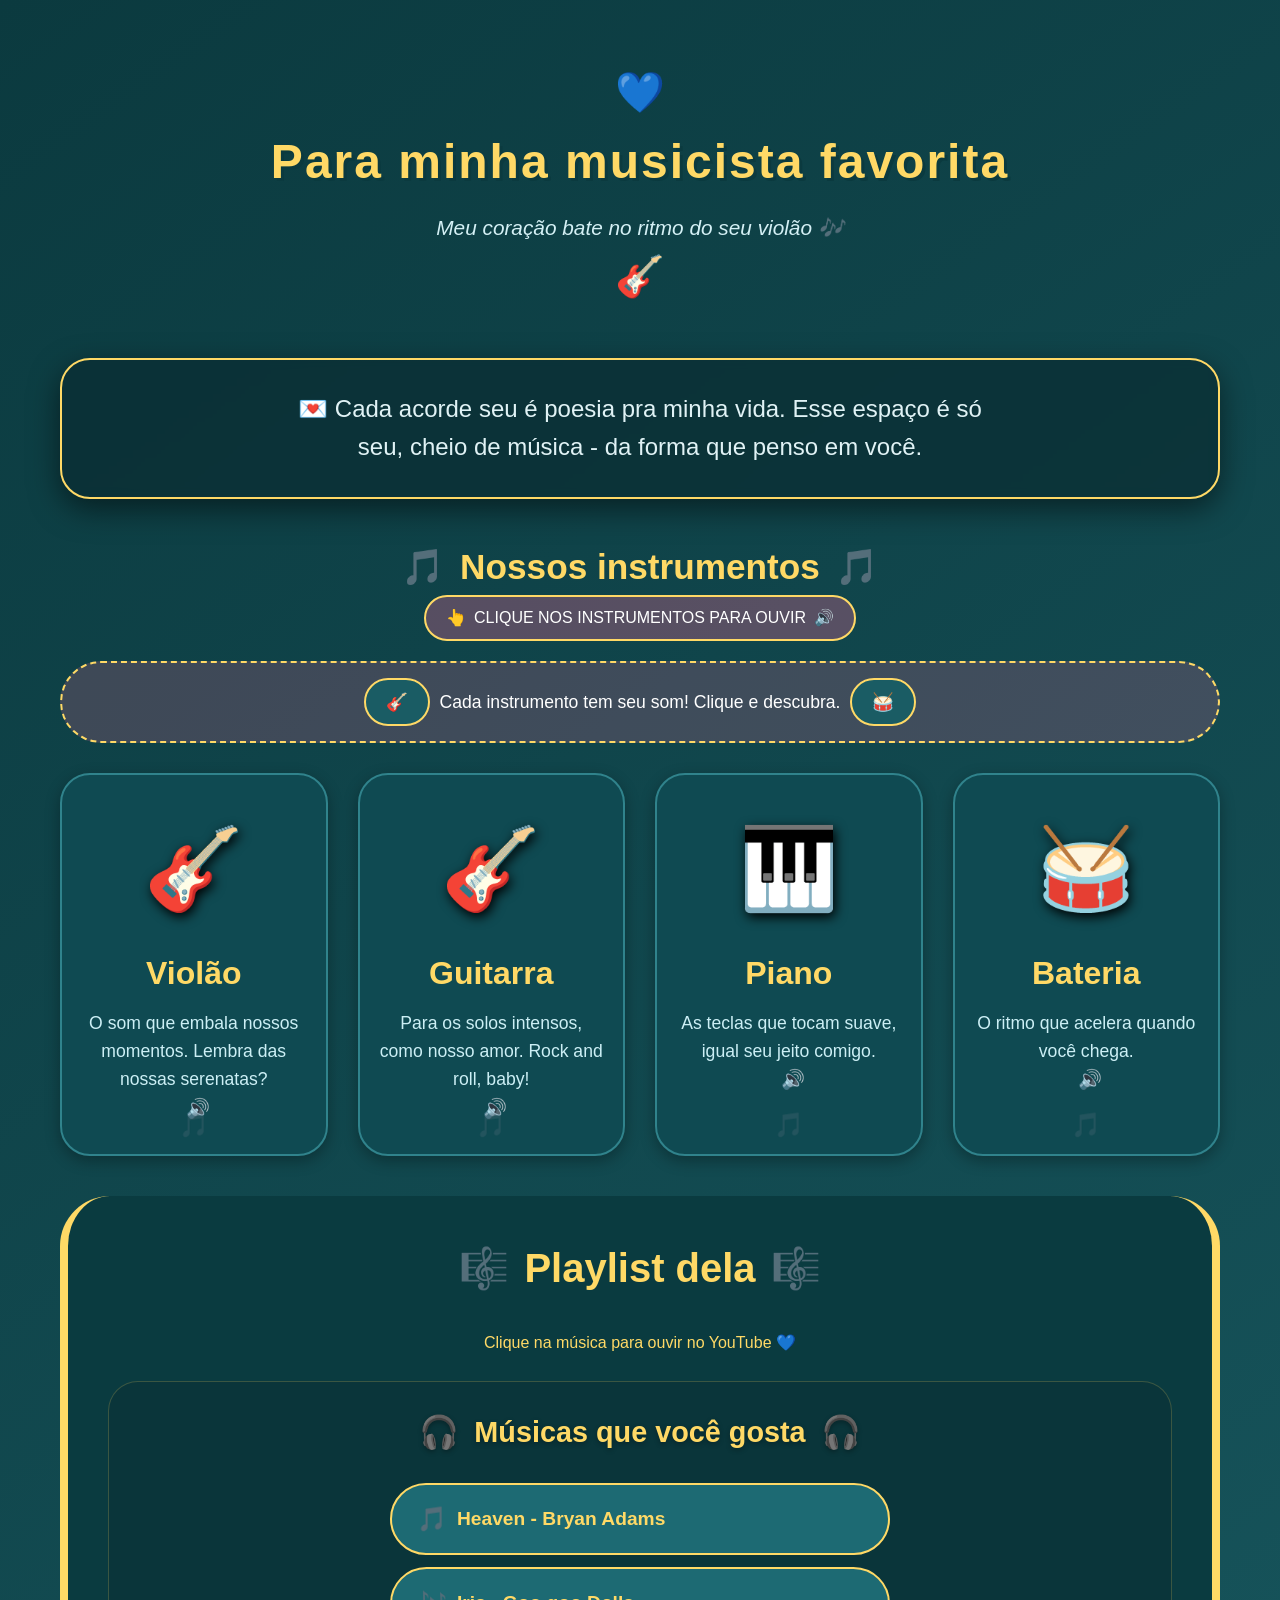
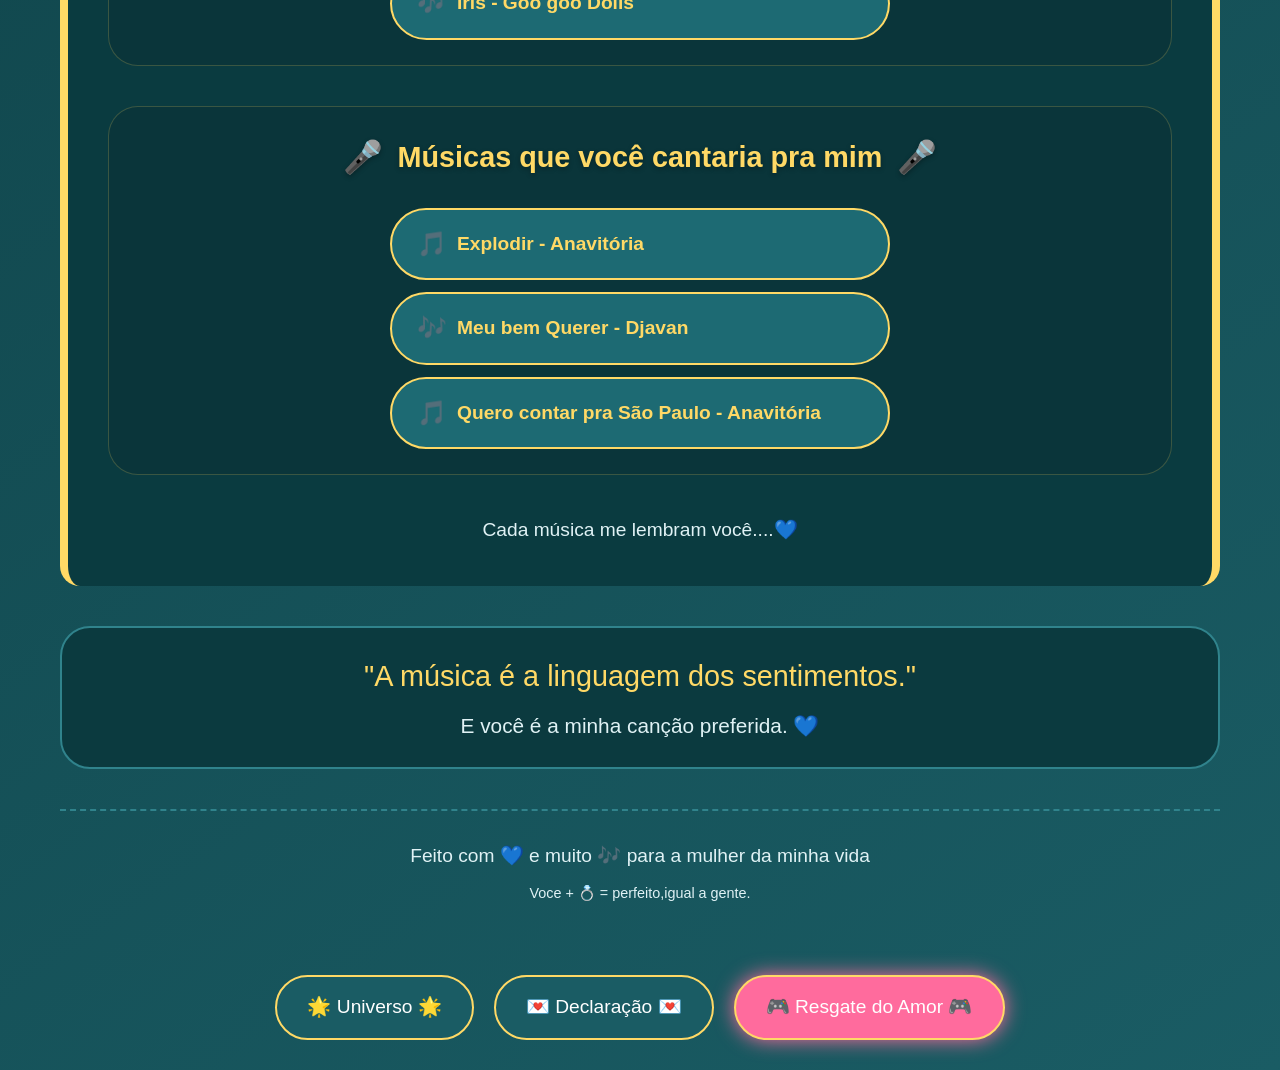
<file: index.html>
<!DOCTYPE html>
<html lang="pt-BR">
<head>
    <meta charset="UTF-8">
    <meta name="viewport" content="width=device-width, initial-scale=1.0">
    <title>Para você, meu amor 💙🎸</title>
    <link rel="stylesheet" href="index.css">
</head>
<body>
    <!-- CORAÇÕES FLUTUANTES (DECORAÇÃO) -->
    <div class="floating-hearts" id="hearts"></div>

    <div class="container">
        <!-- CABEÇALHO ROMÂNTICO -->
        <header class="header">
            <div class="heart-icon">💙</div>
            <h1>Para minha musicista favorita</h1>
            <p>Meu coração bate no ritmo do seu violão 🎶</p>
            <div class="heart-icon">🎸</div>
        </header>

        <!-- MENSAGEM ESPECIAL -->
        <section class="message">
            <p>💌 Cada acorde seu é poesia pra minha vida. Esse espaço é só seu, cheio de música - da forma que penso em você.</p>
        </section>

        <!-- INSTRUMENTOS (CARD) -->
        <!-- INSTRUMENTOS (CARD) -->
<div class="instrumentos-titulo">
    <h2>
        <span>🎵</span> Nossos instrumentos <span>🎵</span>
    </h2>
    <div class="clique-indicador">
        <span>👆</span> CLIQUE NOS INSTRUMENTOS PARA OUVIR <span>🔊</span>
    </div>
</div>

<!-- HINT EXTRA (OPCIONAL) -->
<div class="audio-hint">
    <p>
        <span>🎸</span>
        Cada instrumento tem seu som! Clique e descubra.
        <span>🥁</span>
    </p>
</div>

<div class="instruments-grid">
    <div class="instrument-card" id="card-violao">
        <div class="instrument-icon">🎸</div>
        <h3>Violão</h3>
        <p>O som que embala nossos momentos. Lembra das nossas serenatas?</p>
        <span class="sound-icon">🔊</span>
    </div>
    
    <div class="instrument-card" id="card-guitarra">
        <div class="instrument-icon">🎸</div>
        <h3>Guitarra</h3>
        <p>Para os solos intensos, como nosso amor. Rock and roll, baby!</p>
        <span class="sound-icon">🔊</span>
    </div>
    
    <div class="instrument-card" id="card-piano">
        <div class="instrument-icon">🎹</div>
        <h3>Piano</h3>
        <p>As teclas que tocam suave, igual seu jeito comigo.</p>
        <span class="sound-icon">🔊</span>
    </div>
    
    <div class="instrument-card" id="card-bateria">
        <div class="instrument-icon">🥁</div>
        <h3>Bateria</h3>
        <p>O ritmo que acelera quando você chega.</p>
        <span class="sound-icon">🔊</span>
    </div>
</div>

        <!-- PLAYLIST DO YOUTUBE -->
<section class="music-section">
    <h2>
        <span>🎼</span> Playlist dela <span>🎼</span>
    </h2>
    <p style="text-align: center; margin-bottom: 25px; color: #ffd966;">Clique na música para ouvir no YouTube 💙</p>
    
    <!-- CATEGORIA 1: Músicas que você gosta -->
    <div class="playlist-categoria">
        <h3 class="categoria-titulo">
            <span>🎧</span> Músicas que você gosta <span>🎧</span>
        </h3>
        <div class="playlist">
            <a href="https://www.youtube.com/watch?v=3eT464L1YRA&list=RD3eT464L1YRA&start_radio=1" target="_blank" class="music-link">
                <span class="music-note">🎵</span> Heaven - Bryan Adams
            </a>
            
            <a href="https://www.youtube.com/watch?v=NdYWuo9OFAw&list=RDNdYWuo9OFAw&start_radio=1" target="_blank" class="music-link">
                <span class="music-note">🎶</span> Iris - Goo goo Dolls
            </a>
        </div>
    </div>
    
    <!-- CATEGORIA 2: Músicas que você cantaria pra mim -->
    <div class="playlist-categoria">
        <h3 class="categoria-titulo">
            <span>🎤</span> Músicas que você cantaria pra mim <span>🎤</span>
        </h3>
        <div class="playlist">
            <a href="https://www.youtube.com/watch?v=nbZTVUduKBY&list=RDnbZTVUduKBY&start_radio=1" target="_blank" class="music-link">
                <span class="music-note">🎵</span> Explodir - Anavitória
            </a>
            
            <a href="https://www.youtube.com/watch?v=XGugJoDjeLg&list=RDXGugJoDjeLg&start_radio=1" target="_blank" class="music-link">
                <span class="music-note">🎶</span> Meu bem Querer - Djavan
            </a>
            
            <a href="https://www.youtube.com/watch?v=Kn-kB20ByKQ&list=RDKn-kB20ByKQ&start_radio=1" target="_blank" class="music-link">
                <span class="music-note">🎵</span> Quero contar pra São Paulo - Anavitória
            </a>
        </div>
    </div>
    
    <p style="text-align: center; margin-top: 30px; font-size: 1.2rem;">
        Cada música me lembram você....💙
    </p>
</section>

        <!-- CITAÇÃO ESPECIAL -->
        <div class="quote-box">
            <p class="quote-text">"A música é a linguagem dos sentimentos."</p>
            <p class="quote-author">E você é a minha canção preferida. 💙</p>
        </div>

        <!-- RODAPÉ -->
        <footer class="footer">
            <p>Feito com <span>💙</span> e muito <span>🎶</span> para a mulher da minha vida</p>
            <p style="font-size: 0.9rem; margin-top: 10px;">Voce + 💍 = perfeito,igual a gente.</p>
        </footer>
    </div>
    <!-- ÁUDIOS DOS INSTRUMENTOS (escondidos) -->
<audio id="som-violao" preload="auto">
    <source src="mp3/58111__noisecollector__student_guitar_chord_g.wav" type="audio/mpeg">
</audio>
<audio id="som-guitarra" preload="auto">
    <source src="mp3/Eric Andre Guitar Riff.mp3" type="audio/mpeg">
</audio>
<audio id="som-piano" preload="auto">
    <source src="mp3/665763__hewnmarrow__piano-in-11_8-085.wav" type="audio/mpeg">
</audio>
<audio id="som-bateria" preload="auto">
    <source src="mp3/394569__gb_uam__caixa-de-bateria.wav" type="audio/mpeg">
</audio>

<!-- SCRIPT PARA CRIAR CORAÇÕES FLUTUANTES -->
<script src="script.js"></script>

<!-- BOTÕES DE NAVEGAÇÃO -->
<!-- BOTÕES DE NAVEGAÇÃO - AGORA COM O JOGO -->
<div style="text-align: center; margin: 30px 0; display: flex; gap: 20px; justify-content: center; flex-wrap: wrap;">
    
    <a href="espaco.html" class="botao-nav" style="display: inline-block; padding: 15px 30px; background: #1a5c64; color: white; text-decoration: none; border-radius: 50px; font-size: 1.2rem; border: 2px solid #ffd966; transition: all 0.3s ease;">
        🌟 Universo 🌟
    </a>
    
    <a href="carta.html" class="botao-nav" style="display: inline-block; padding: 15px 30px; background: #1a5c64; color: white; text-decoration: none; border-radius: 50px; font-size: 1.2rem; border: 2px solid #ffd966; transition: all 0.3s ease;">
        💌 Declaração 💌
    </a>
    
    <!-- 🆕 NOVO BOTÃO DO JOGO 🆕 -->
    <a href="jogo-plataforma.html" class="botao-nav botao-jogo" style="display: inline-block; padding: 15px 30px; background: #ff6b9d; color: white; text-decoration: none; border-radius: 50px; font-size: 1.2rem; border: 2px solid #ffd966; transition: all 0.3s ease; box-shadow: 0 0 20px #ff6b9d;">
        🎮 Resgate do Amor 🎮
    </a>
</div>
</div>
</div>
</body>
</html>
</file>
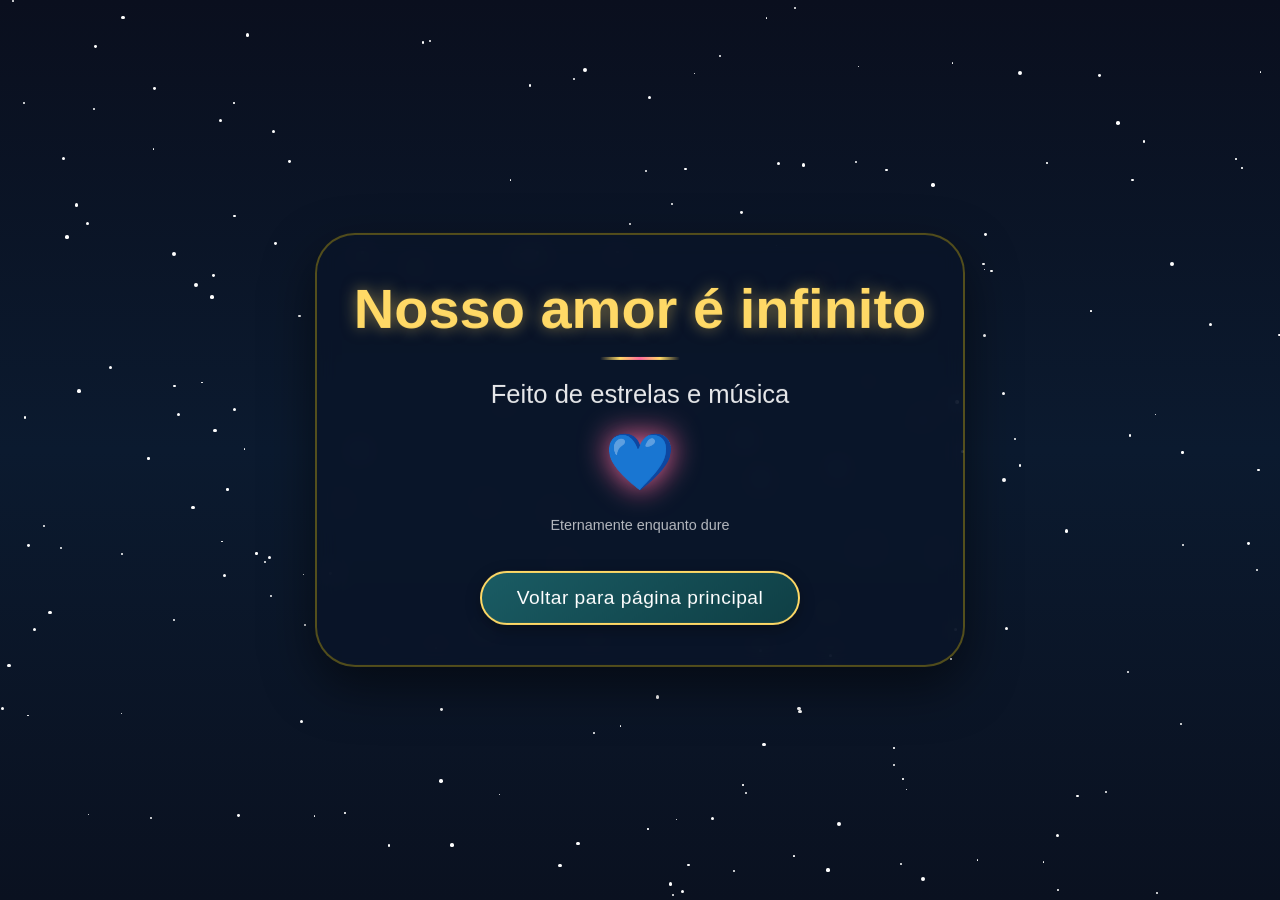
<file: espaco.html>
<!DOCTYPE html>
<html lang="pt-BR">
<head>
    <meta charset="UTF-8">
    <meta name="viewport" content="width=device-width, initial-scale=1.0">
    <title>Nosso universo 💙✨</title>
    <link rel="stylesheet" href="espaco.css">
</head>
<body>
    <!-- CONTAINER DAS FOTOS FLUTUANTES -->
    <div class="fotos-container" id="fotosContainer"></div>
    
    <!-- ESTRELAS DE FUNDO -->
    <div class="estrelas" id="estrelas"></div>
    
    <!-- MENSAGEM CENTRAL - VERSÃO MELHORADA -->
<div class="mensagem-espaco">
    <h1>Nosso amor é infinito</h1>
    <div class="divider"></div>
    <p>Feito de estrelas e música</p>
    
    <!-- CONTAINER DO CORAÇÃO (SEM BUG) -->
    <div class="heart-container">
        <span class="heart">💙</span>
    </div>
    
    <!-- PEQUENA FRASE EXTRA (OPCIONAL) -->
    <p style="font-size: 0.9rem; opacity: 0.7; margin-bottom: 20px;">
        Eternamente enquanto dure
    </p>
    
    <a href="index.html" class="botao-voltar">Voltar para página principal</a>
</div>
    <script src="espaco.js"></script>
</body>
</html>
</file>
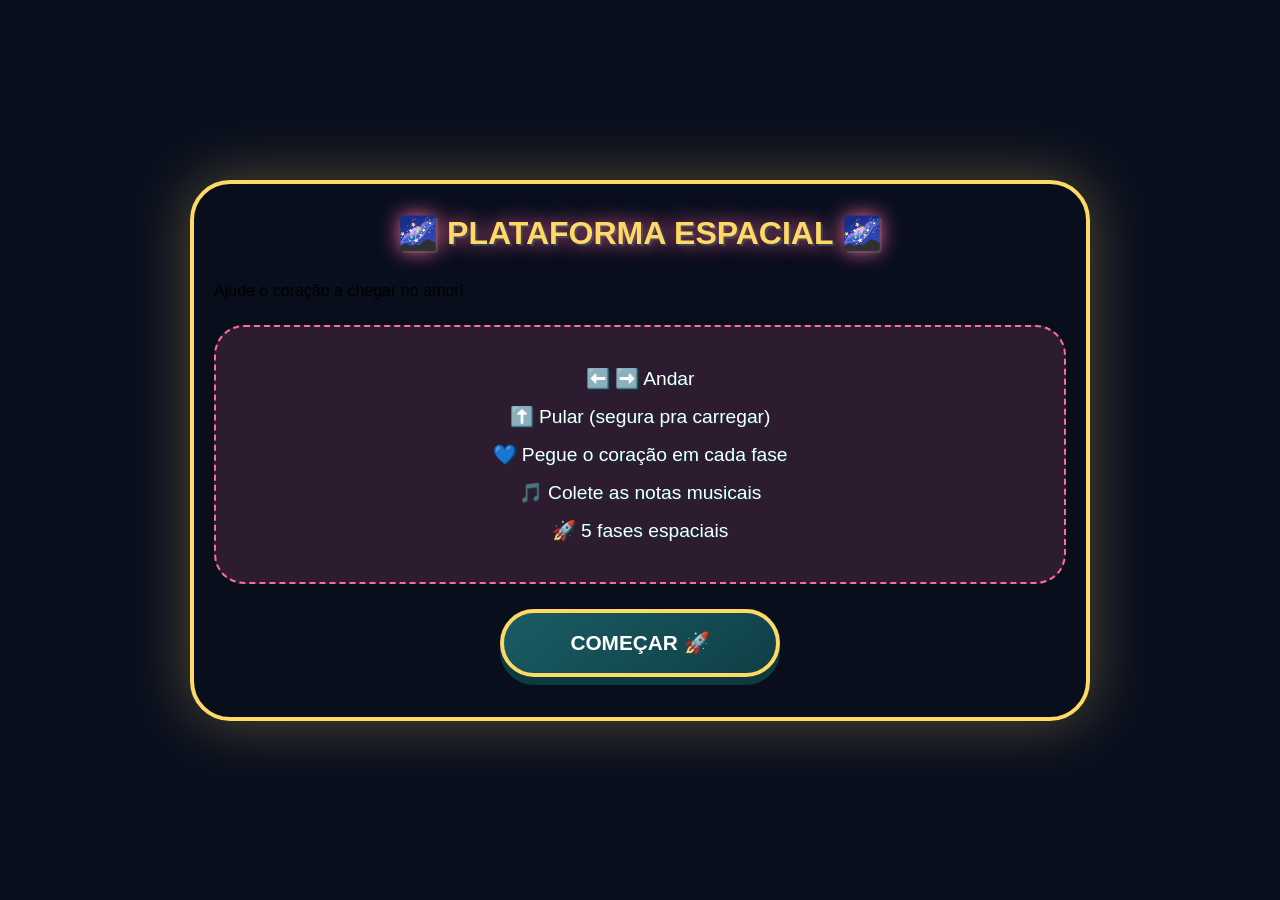
<file: jogo-plataforma.html>
<!DOCTYPE html>
<html lang="pt-BR">
<head>
    <meta charset="UTF-8">
    <meta name="viewport" content="width=device-width, initial-scale=1.0, maximum-scale=1.0, user-scalable=no">
    <title>Plataforma Espacial 💙</title>
    <link rel="stylesheet" href="jogo-plataforma.css">
</head>
<body>
    <div class="jogo-container">
        <!-- TELA INICIAL -->
        <div class="tela-inicial" id="telaInicial">
            <h1>🌌 PLATAFORMA ESPACIAL 🌌</h1>
            <p>Ajude o coração a chegar no amor!</p>
            <div class="instrucoes">
                <p>⬅️ ➡️ Andar</p>
                <p>⬆️ Pular (segura pra carregar)</p>
                <p>💙 Pegue o coração em cada fase</p>
                <p>🎵 Colete as notas musicais</p>
                <p>🚀 5 fases espaciais</p>
            </div>
            <button class="btn-jogar" id="btnJogar">COMEÇAR 🚀</button>
        </div>

        <!-- TELA DO JOGO -->
        <div class="tela-jogo" id="telaJogo" style="display: none;">
            <div class="cabecalho-jogo">
                <div class="fase">🌍 FASE <span id="faseAtual">1</span>/5</div>
                <div class="vidas">💙 <span id="vidas">3</span></div>
                <div class="pontos">⭐ <span id="pontos">0</span></div>
            </div>
            
            <!-- CENÁRIO DO JOGO -->
            <div class="cenario" id="cenario"></div>
            
            <!-- CONTROLES -->
            <div class="controles">
                <div class="linha-controles">
                    <button class="controle-btn" id="btnEsquerda">⬅️</button>
                    <button class="controle-btn" id="btnPular">⬆️</button>
                    <button class="controle-btn" id="btnDireita">➡️</button>
                </div>
            </div>
            
            <button class="btn-reiniciar" id="btnReiniciar">REINICIAR FASE 🔄</button>
        </div>

        <!-- TELA DE VITÓRIA -->
        <div class="tela-vitoria" id="telaVitoria" style="display: none;">
            <h1>🎉 VOCÊ VENCEU! 🎉</h1>
            <div class="coracoes-vitoria">💙💙💙💙💙</div>
            <p>O coração encontrou o amor!</p>
            <p class="mensagem-final">Igual eu encontrei você</p>
            <button class="btn-jogar" id="btnJogarNovamente">JOGAR DE NOVO 🌟</button>
            <a href="index.html" class="btn-voltar">VOLTAR</a>
        </div>

        <!-- TELA DE GAME OVER -->
        <div class="tela-gameover" id="telaGameOver" style="display: none;">
            <h1>😢 GAME OVER</h1>
            <p>Você caiu no espaço...</p>
            <p>Mas o amor sempre dá uma segunda chance!</p>
            <button class="btn-jogar" id="btnTentarNovamente">TENTAR DE NOVO 💪</button>
            <a href="index.html" class="btn-voltar">VOLTAR</a>
        </div>
    </div>

    <script src="jogo-plataforma.js"></script>
</body>
</html>
</file>
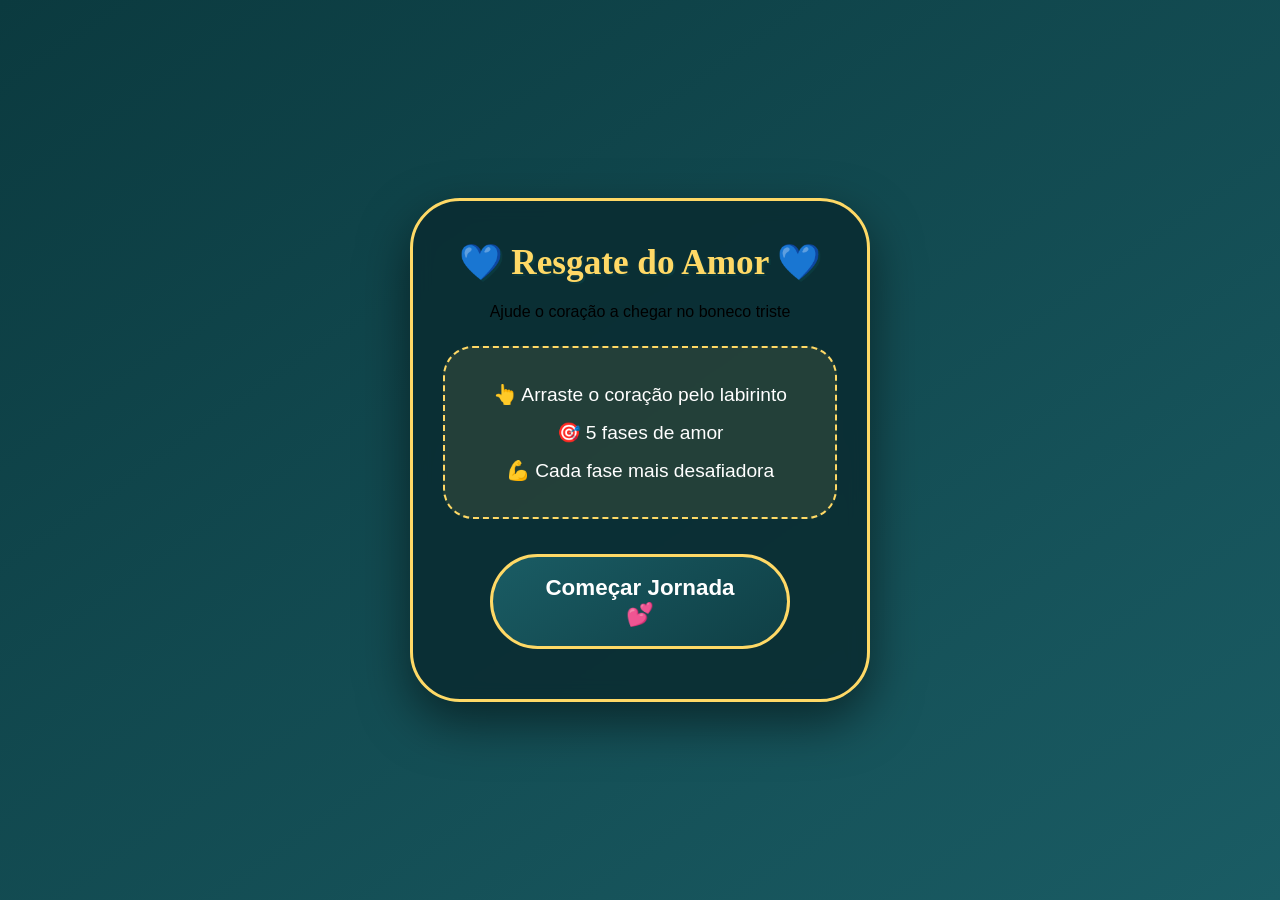
<file: jogo.html>
<!DOCTYPE html>
<html lang="pt-BR">
<head>
    <meta charset="UTF-8">
    <meta name="viewport" content="width=device-width, initial-scale=1.0, maximum-scale=1.0, user-scalable=no">
    <title>Resgate do Amor 💙</title>
    <link rel="stylesheet" href="jogo.css">
</head>
<body>
    <div class="jogo-container">
        <!-- TELA INICIAL -->
        <div class="tela-inicial" id="telaInicial">
            <h1>💙 Resgate do Amor 💙</h1>
            <p>Ajude o coração a chegar no boneco triste</p>
            <div class="instrucoes">
                <p>👆 Arraste o coração pelo labirinto</p>
                <p>🎯 5 fases de amor</p>
                <p>💪 Cada fase mais desafiadora</p>
            </div>
            <button class="btn-jogar" id="btnJogar">Começar Jornada 💕</button>
        </div>

        <!-- TELA DO JOGO -->
        <div class="tela-jogo" id="telaJogo" style="display: none;">
            <div class="cabecalho-jogo">
                <div class="fase">Fase <span id="faseAtual">1</span>/5</div>
                <div class="vidas">💙 <span id="tentativas">3</span></div>
            </div>
            
            <div class="labirinto-container">
                <canvas id="labirintoCanvas" class="labirinto-canvas"></canvas>
            </div>
            
            <div class="controles-info">
                <p>👆 Arraste o coração</p>
            </div>
            
            <button class="btn-reiniciar" id="btnReiniciar">Reiniciar Fase 🔄</button>
        </div>

        <!-- TELA DE VITÓRIA -->
        <div class="tela-vitoria" id="telaVitoria" style="display: none;">
            <h1>🎉 VOCÊ VENCEU! 🎉</h1>
            <div class="coracoes-vitoria">💙💙💙💙💙</div>
            <p>O boneco agora está cheio de amor!</p>
            <p class="mensagem-final">Igual eu quando estou com você</p>
            <button class="btn-jogar" id="btnJogarNovamente">Jogar Novamente 💕</button>
            <a href="index.html" class="btn-voltar">Voltar</a>
        </div>

        <!-- TELA DE GAME OVER -->
        <div class="tela-gameover" id="telaGameOver" style="display: none;">
            <h1>😢 Ahh, tente de novo</h1>
            <p>O amor merece outra chance</p>
            <button class="btn-jogar" id="btnTentarNovamente">Tentar Novamente 💪</button>
        </div>
    </div>

    <script src="jogo.js"></script>
</body>
</html>
</file>
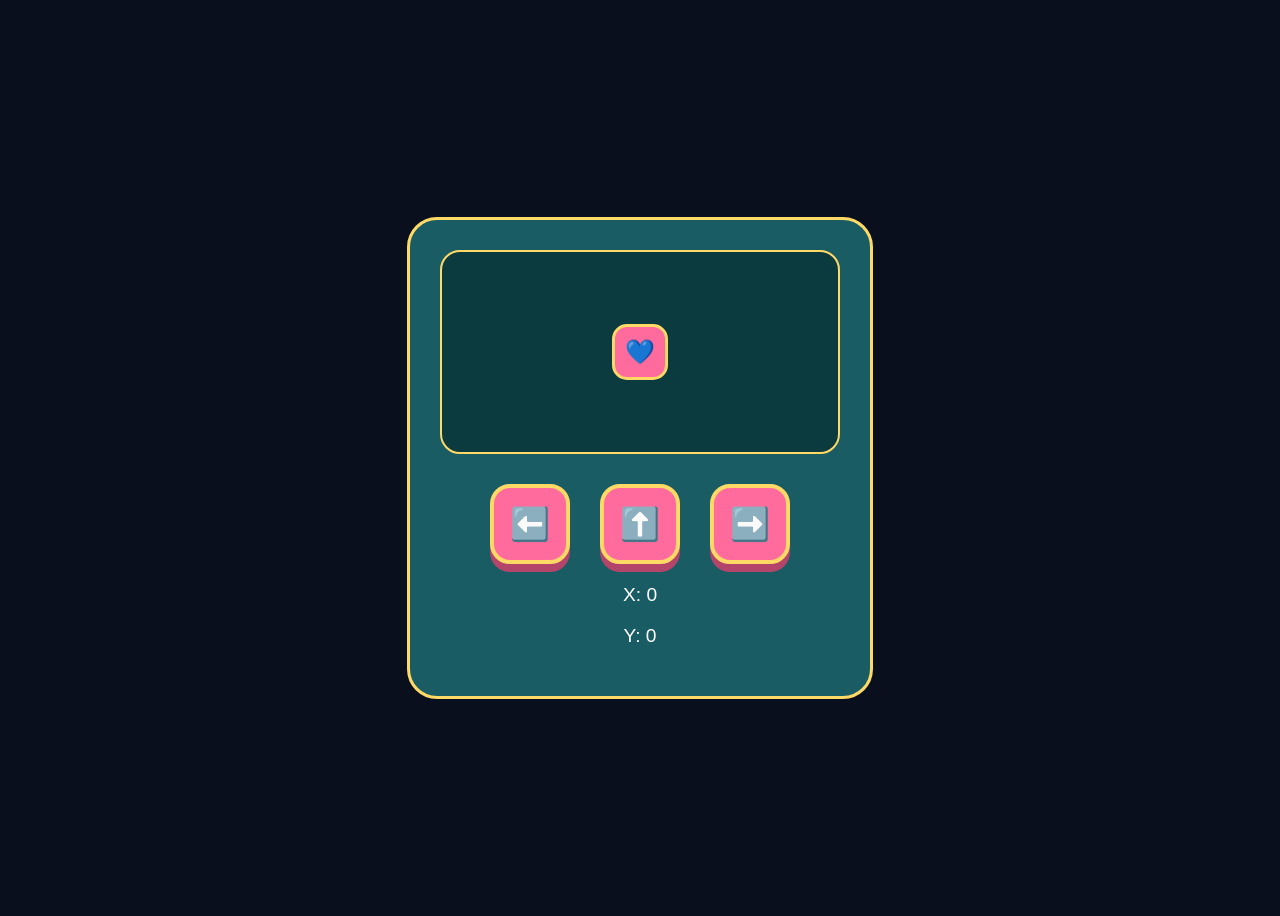
<file: teste-botoes.html>
<!DOCTYPE html>
<html lang="pt-BR">
<head>
    <meta charset="UTF-8">
    <meta name="viewport" content="width=device-width, initial-scale=1.0, maximum-scale=1.0, user-scalable=no">
    <title>Teste Botões</title>
    <style>
        body {
            background: #0a0f1e;
            display: flex;
            justify-content: center;
            align-items: center;
            min-height: 100vh;
            font-family: Arial, sans-serif;
        }
        
        .teste-container {
            background: #1a5c64;
            padding: 30px;
            border-radius: 30px;
            border: 3px solid #ffd966;
            width: 90%;
            max-width: 400px;
        }
        
        .area-teste {
            background: #0b3a3f;
            height: 200px;
            border-radius: 20px;
            margin-bottom: 30px;
            position: relative;
            border: 2px solid #ffd966;
            overflow: hidden;
        }
        
        #quadrado {
            width: 50px;
            height: 50px;
            background: #ff6b9d;
            border: 3px solid #ffd966;
            border-radius: 15px;
            position: absolute;
            left: 50%;
            top: 50%;
            transform: translate(-50%, -50%);
            transition: all 0.1s linear;
            display: flex;
            align-items: center;
            justify-content: center;
            color: white;
            font-size: 1.5rem;
        }
        
        .botoes-teste {
            display: flex;
            flex-direction: column;
            gap: 15px;
            align-items: center;
        }
        
        .linha-botoes {
            display: flex;
            gap: 30px;
            justify-content: center;
        }
        
        .btn-teste {
            width: 80px;
            height: 80px;
            background: #ff6b9d;
            border: 4px solid #ffd966;
            border-radius: 20px;
            font-size: 2rem;
            color: white;
            box-shadow: 0 8px 0 #b3456b;
            cursor: pointer;
            transition: all 0.1s ease;
        }
        
        .btn-teste:active {
            transform: translateY(8px);
            box-shadow: none;
        }
        
        .info {
            color: white;
            text-align: center;
            margin-top: 20px;
            font-size: 1.2rem;
        }
    </style>
</head>
<body>
    <div class="teste-container">
        <div class="area-teste">
            <div id="quadrado">💙</div>
        </div>
        
        <div class="botoes-teste">
            <div class="linha-botoes">
                <button class="btn-teste" id="btnEsq">⬅️</button>
                <button class="btn-teste" id="btnPulo">⬆️</button>
                <button class="btn-teste" id="btnDir">➡️</button>
            </div>
        </div>
        
        <div class="info">
            <p id="posX">X: 0</p>
            <p id="posY">Y: 0</p>
        </div>
    </div>

    <script>
        // PEGAR ELEMENTOS
        const quadrado = document.getElementById('quadrado');
        const btnEsq = document.getElementById('btnEsq');
        const btnDir = document.getElementById('btnDir');
        const btnPulo = document.getElementById('btnPulo');
        const posX = document.getElementById('posX');
        const posY = document.getElementById('posY');
        
        // POSIÇÃO ATUAL
        let x = 0;
        let y = 0;
        
        // FUNÇÃO PARA ATUALIZAR POSIÇÃO
        function atualizarPosicao() {
            quadrado.style.transform = `translate(calc(-50% + ${x}px), calc(-50% + ${y}px))`;
            posX.textContent = `X: ${x}`;
            posY.textContent = `Y: ${y}`;
        }
        
        // BOTÃO ESQUERDA
        btnEsq.addEventListener('mousedown', (e) => {
            e.preventDefault();
            x -= 10;
            atualizarPosicao();
            console.log('ESQUERDA PRESSIONADO');
        });
        
        btnEsq.addEventListener('mouseup', (e) => {
            e.preventDefault();
            console.log('ESQUERDA SOLTO');
        });
        
        // BOTÃO DIREITA
        btnDir.addEventListener('mousedown', (e) => {
            e.preventDefault();
            x += 10;
            atualizarPosicao();
            console.log('DIREITA PRESSIONADO');
        });
        
        btnDir.addEventListener('mouseup', (e) => {
            e.preventDefault();
            console.log('DIREITA SOLTO');
        });
        
        // BOTÃO PULO
        btnPulo.addEventListener('mousedown', (e) => {
            e.preventDefault();
            y -= 10;
            atualizarPosicao();
            console.log('PULO PRESSIONADO');
        });
        
        btnPulo.addEventListener('mouseup', (e) => {
            e.preventDefault();
            console.log('PULO SOLTO');
        });
        
        // TOUCH
        btnEsq.addEventListener('touchstart', (e) => {
            e.preventDefault();
            x -= 10;
            atualizarPosicao();
            console.log('ESQUERDA TOUCH');
        });
        
        btnDir.addEventListener('touchstart', (e) => {
            e.preventDefault();
            x += 10;
            atualizarPosicao();
            console.log('DIREITA TOUCH');
        });
        
        btnPulo.addEventListener('touchstart', (e) => {
            e.preventDefault();
            y -= 10;
            atualizarPosicao();
            console.log('PULO TOUCH');
        });
        
        // IMPEDIR CLIQUE PADRÃO
        [btnEsq, btnDir, btnPulo].forEach(btn => {
            btn.addEventListener('click', (e) => e.preventDefault());
        });
        
        // INICIAR
        atualizarPosicao();
    </script>
</body>
</html>
</file>
<file: index.css>
/* RESET E ESTILOS GLOBAIS */
* {
    margin: 0;
    padding: 0;
    box-sizing: border-box;
}

body {
    font-family: 'Segoe UI', Tahoma, Geneva, Verdana, sans-serif;
    background: linear-gradient(145deg, #0b3a3f 0%, #1a5c64 100%);
    color: #e0f2f5;
    line-height: 1.6;
    min-height: 100vh;
}

.container {
    max-width: 1200px;
    margin: 0 auto;
    padding: 20px;
}

/* HEADER ROMÂNTICO */
.header {
    text-align: center;
    padding: 40px 0 20px;
    position: relative;
}

.header h1 {
    font-size: 3rem;
    margin-bottom: 10px;
    color: #ffd966;
    text-shadow: 3px 3px 0 #0b3a3f;
    letter-spacing: 2px;
}

.header p {
    font-size: 1.3rem;
    font-style: italic;
    color: #d4f0f5;
}

.heart-icon {
    color: #ff6b9d;
    font-size: 2.5rem;
    animation: pulse 1.5s infinite;
    display: inline-block;
}

/* SEÇÃO DE MENSAGEM */
.message {
    background: rgba(10, 45, 50, 0.7);
    backdrop-filter: blur(5px);
    border-radius: 30px;
    padding: 30px;
    margin: 30px 0;
    border: 2px solid #ffd966;
    box-shadow: 0 10px 30px rgba(0,0,0,0.5);
    text-align: center;
}

.message p {
    font-size: 1.5rem;
    max-width: 700px;
    margin: 0 auto;
}

/* GRADE DE INSTRUMENTOS */
.instruments-grid {
    display: grid;
    grid-template-columns: repeat(auto-fit, minmax(250px, 1fr));
    gap: 30px;
    margin: 50px 0;
}

.instrument-card {
    background: #0f4a52;
    border-radius: 20px;
    padding: 25px 15px;
    text-align: center;
    transition: all 0.3s ease;
    border: 1px solid #30838c;
    box-shadow: 0 5px 15px rgba(0,0,0,0.3);
}

.instrument-card:hover {
    transform: translateY(-10px);
    border-color: #ffd966;
    box-shadow: 0 15px 30px rgba(255, 217, 102, 0.2);
    background: #14656f;
}

.instrument-icon {
    font-size: 4rem;
    margin-bottom: 15px;
    filter: drop-shadow(2px 4px 6px black);
}

.instrument-card h3 {
    font-size: 1.8rem;
    color: #ffd966;
    margin-bottom: 10px;
}

.instrument-card p {
    color: #cceff5;
    font-size: 1rem;
}

/* SEÇÃO DE MÚSICA */
.music-section {
    background: #0a3b40;
    border-radius: 50px 50px 20px 20px;
    padding: 40px;
    margin: 40px 0;
    border-left: 8px solid #ffd966;
    border-right: 8px solid #ffd966;
}

.music-section h2 {
    font-size: 2.5rem;
    color: #ffd966;
    margin-bottom: 30px;
    display: flex;
    align-items: center;
    justify-content: center;
    gap: 15px;
}
/* CATEGORIAS DA PLAYLIST */
.playlist-categoria {
    margin-bottom: 40px;
    background: rgba(10, 45, 50, 0.4);
    border-radius: 30px;
    padding: 25px 20px;
    border: 1px solid rgba(255, 217, 102, 0.2);
}

.playlist-categoria:last-child {
    margin-bottom: 0;
}

.categoria-titulo {
    font-size: 1.8rem;
    color: #ffd966;
    text-align: center;
    margin-bottom: 25px;
    display: flex;
    align-items: center;
    justify-content: center;
    gap: 15px;
    flex-wrap: wrap;
    font-weight: 600;
    text-shadow: 0 2px 5px rgba(0, 0, 0, 0.3);
}

/* INDICADOR DE CLIQUE NOS CARDS */
.instrument-card {
    cursor: pointer; /* MOSTRA QUE É CLICÁVEL */
    transition: all 0.3s ease;
    position: relative;
    overflow: hidden;
}

.instrument-card:active {
    transform: scale(0.95); /* EFEITO DE CLIQUE */
}

/* OPCIONAL: PEQUENA INDICAÇÃO VISUAL */
.instrument-card::after {
    content: '🎵';
    position: absolute;
    bottom: 10px;
    right: 10px;
    font-size: 1.2rem;
    opacity: 0.3;
    transition: all 0.3s ease;
}
/* DESTAQUE PRO BOTÃO DO JOGO */
.botao-jogo {
    background: #ff6b9d !important;
    animation: pulseJogo 2s infinite;
    position: relative;
    overflow: hidden;
}

.botao-jogo::before {
    content: '🎮';
    position: absolute;
    left: -30px;
    top: 50%;
    transform: translateY(-50%);
    font-size: 1.5rem;
    opacity: 0;
    transition: all 0.3s ease;
}

.botao-jogo::after {
    content: '💙';
    position: absolute;
    right: -30px;
    top: 50%;
    transform: translateY(-50%);
    font-size: 1.5rem;
    opacity: 0;
    transition: all 0.3s ease;
}

.botao-jogo:hover::before {
    left: 10px;
    opacity: 1;
}

.botao-jogo:hover::after {
    right: 10px;
    opacity: 1;
}

@keyframes pulseJogo {
    0%, 100% {
        transform: scale(1);
        box-shadow: 0 0 20px #ff6b9d;
    }
    50% {
        transform: scale(1.05);
        box-shadow: 0 0 40px #ff6b9d;
    }
}

.instrument-card:hover::after {
    opacity: 1;
    transform: scale(1.2);
}

.categoria-titulo span {
    font-size: 2rem;
    animation: float 3s ease-in-out infinite;
}

.categoria-titulo span:first-child {
    animation-delay: 0s;
}

.categoria-titulo span:last-child {
    animation-delay: 1.5s;
}

/* AJUSTE NO ESPAÇAMENTO DA PLAYLIST DENTRO DAS CATEGORIAS */
.playlist-categoria .playlist {
    gap: 12px;
}

/* RESPONSIVIDADE PARA AS CATEGORIAS */
@media (max-width: 768px) {
    .categoria-titulo {
        font-size: 1.5rem;
        gap: 10px;
    }
    
    .categoria-titulo span {
        font-size: 1.6rem;
    }
    
    .playlist-categoria {
        padding: 20px 15px;
        margin-bottom: 30px;
    }
}

@media (max-width: 480px) {
    .categoria-titulo {
        font-size: 1.3rem;
        flex-direction: column;
        gap: 5px;
    }
    
    .categoria-titulo span {
        font-size: 1.4rem;
    }
    
    .playlist-categoria {
        padding: 15px 10px;
    }
}

.playlist {
    display: flex;
    flex-wrap: wrap;
    justify-content: center;
    gap: 20px;
}

.music-note {
    background: #1d6a73;
    padding: 15px 25px;
    border-radius: 50px;
    font-size: 1.2rem;
    font-weight: bold;
    color: #ffd966;
    border: 2px solid #ffd966;
    transition: 0.2s;
    animation: float 3s ease-in-out infinite;
}
/* ESTILO PARA OS LINKS DA PLAYLIST */
.playlist {
    display: flex;
    flex-direction: column;
    gap: 15px;
    align-items: center;
}

.music-link {
    display: flex;
    align-items: center;
    gap: 10px;
    background: #1d6a73;
    padding: 15px 25px;
    border-radius: 50px;
    font-size: 1.2rem;
    font-weight: bold;
    color: #ffd966;
    border: 2px solid #ffd966;
    transition: all 0.3s ease;
    text-decoration: none;
    width: 100%;
    max-width: 500px;
    animation: float 3s ease-in-out infinite;
}

.music-link:hover {
    background: #ffd966;
    color: #0b3a3f;
    transform: scale(1.05) translateY(-5px);
    box-shadow: 0 10px 20px rgba(255, 217, 102, 0.3);
}

.music-link .music-note {
    animation: none; /* Remove animação duplicada */
    padding: 0;
    background: none;
    border: none;
    font-size: 1.5rem;
}

/* Responsivo para celular */
@media (max-width: 480px) {
    .music-link {
        padding: 12px 20px;
        font-size: 1rem;
    }
}

.music-note:nth-child(2) { animation-delay: 0.5s; }
.music-note:nth-child(3) { animation-delay: 1s; }
.music-note:nth-child(4) { animation-delay: 1.5s; }
.music-note:nth-child(5) { animation-delay: 2s; }

.music-note:hover {
    background: #ffd966;
    color: #0b3a3f;
    transform: scale(1.1);
    cursor: default;
}

/* QUOTE BOX */
.quote-box {
    background: #0b3a3f;
    padding: 25px;
    border-radius: 30px;
    text-align: center;
    margin: 30px 0;
    border: 2px solid #30838c;
}

.quote-text {
    font-size: 1.8rem;
    color: #ffd966;
}

.quote-author {
    font-size: 1.3rem;
    margin-top: 10px;
}

/* CORAÇÕES FLUTUANTES */
.floating-hearts {
    position: fixed;
    bottom: 0;
    left: 0;
    width: 100%;
    height: 100px;
    pointer-events: none;
    z-index: -1;
}

.heart {
    position: absolute;
    bottom: 0;
    color: rgba(255, 107, 157, 0.3);
    font-size: 1.2rem;
    animation: rise 8s linear infinite;
}

/* RODAPÉ */
.footer {
    text-align: center;
    padding: 30px 0 20px;
    border-top: 2px dashed #30838c;
    margin-top: 40px;
    font-size: 1.2rem;
}

.footer span {
    color: #ffd966;
    font-weight: bold;
}

/* KEYFRAMES (ANIMAÇÕES) */
@keyframes pulse {
    0% { transform: scale(1); }
    50% { transform: scale(1.2); text-shadow: 0 0 15px #ff6b9d; }
    100% { transform: scale(1); }
}

@keyframes float {
    0% { transform: translateY(0); }
    50% { transform: translateY(-10px); }
    100% { transform: translateY(0); }
}

@keyframes rise {
    0% { transform: translateY(0) rotate(0deg); opacity: 0.5; }
    100% { transform: translateY(-100vh) rotate(360deg); opacity: 0; }
}

/* RESPONSIVIDADE */
@media (max-width: 768px) {
    .header h1 {
        font-size: 2.2rem;
    }
    
    .message p {
        font-size: 1.2rem;
    }
    
    .music-section h2 {
        font-size: 2rem;
    }
    
    .quote-text {
        font-size: 1.4rem;
    }
}
/* ===== INDICADOR DE INSTRUMENTOS CLICÁVEIS ===== */
.instrumentos-titulo {
    text-align: center;
    margin: 40px 0 20px;
    position: relative;
}

.instrumentos-titulo h2 {
    color: #ffd966;
    font-size: 2.2rem;
    display: flex;
    align-items: center;
    justify-content: center;
    gap: 15px;
    flex-wrap: wrap;
}

.instrumentos-titulo .clique-indicador {
    font-size: 1rem;
    background: rgba(255, 107, 157, 0.3);
    padding: 8px 20px;
    border-radius: 60px;
    border: 2px solid #ffd966;
    color: white;
    display: inline-flex;
    align-items: center;
    gap: 8px;
    animation: pulseIndicador 2s infinite;
}

@keyframes pulseIndicador {
    0%, 100% {
        transform: scale(1);
        background: rgba(255, 107, 157, 0.3);
    }
    50% {
        transform: scale(1.05);
        background: rgba(255, 107, 157, 0.6);
        box-shadow: 0 0 20px #ff6b9d;
    }
}

/* CARDS DE INSTRUMENTOS */
.instruments-grid {
    display: grid;
    grid-template-columns: repeat(auto-fit, minmax(250px, 1fr));
    gap: 30px;
    margin: 30px 0;
}

.instrument-card {
    background: #0f4a52;
    border-radius: 30px;
    padding: 30px 20px;
    text-align: center;
    transition: all 0.3s ease;
    border: 2px solid #30838c;
    box-shadow: 0 5px 15px rgba(0,0,0,0.3);
    cursor: pointer;
    position: relative;
    overflow: hidden;
}

/* INDICADOR DE CLIQUE NO CARD */
.instrument-card::before {
    content: '👆 CLIQUE AQUI';
    position: absolute;
    top: 10px;
    right: 10px;
    background: #ff6b9d;
    color: white;
    font-size: 0.8rem;
    padding: 5px 10px;
    border-radius: 30px;
    border: 2px solid #ffd966;
    opacity: 0;
    transform: translateY(-10px);
    transition: all 0.3s ease;
    font-weight: bold;
    box-shadow: 0 0 15px #ff6b9d;
    z-index: 10;
}

.instrument-card:hover::before {
    opacity: 1;
    transform: translateY(0);
}

/* ONDA SONORA ANIMADA */
.instrument-card::after {
    content: '🎵';
    position: absolute;
    bottom: 10px;
    left: 10px;
    font-size: 1.5rem;
    opacity: 0.3;
    animation: ondaSonora 2s infinite;
}

@keyframes ondaSonora {
    0%, 100% {
        transform: scale(1);
        opacity: 0.3;
    }
    50% {
        transform: scale(1.2);
        opacity: 0.8;
        color: #ffd966;
    }
}

.instrument-card:hover {
    transform: translateY(-10px);
    border-color: #ffd966;
    box-shadow: 0 15px 30px rgba(255, 217, 102, 0.3);
    background: #14656f;
}

.instrument-card:active {
    transform: scale(0.95);
}

.instrument-icon {
    font-size: 5rem;
    margin-bottom: 15px;
    filter: drop-shadow(2px 4px 6px black);
    transition: all 0.2s ease;
}

.instrument-card:active .instrument-icon {
    transform: scale(1.1);
}

.instrument-card h3 {
    font-size: 2rem;
    color: #ffd966;
    margin-bottom: 10px;
}

.instrument-card p {
    color: #cceff5;
    font-size: 1.1rem;
}

/* ÍCONE DE SOM */
.sound-icon {
    display: inline-block;
    margin-left: 8px;
    font-size: 1.2rem;
    animation: soundWaves 1.5s infinite;
}

@keyframes soundWaves {
    0%, 100% {
        opacity: 0.5;
        transform: scale(1);
    }
    50% {
        opacity: 1;
        transform: scale(1.2);
        color: #ffd966;
    }
}

/* BOTÃO FLUTUANTE DE ÁUDIO (OPCIONAL) */
.audio-hint {
    text-align: center;
    margin: 20px 0;
    padding: 15px;
    background: rgba(255, 107, 157, 0.2);
    border-radius: 60px;
    border: 2px dashed #ffd966;
}

.audio-hint p {
    color: white;
    font-size: 1.1rem;
    display: flex;
    align-items: center;
    justify-content: center;
    gap: 10px;
    flex-wrap: wrap;
}

.audio-hint span {
    background: #1a5c64;
    padding: 8px 20px;
    border-radius: 40px;
    border: 2px solid #ffd966;
    animation: pulseIndicador 2s infinite;
}

/* RESPONSIVIDADE */
@media (max-width: 600px) {
    .instrumentos-titulo h2 {
        font-size: 1.8rem;
        flex-direction: column;
        gap: 10px;
    }
    
    .instrument-card::before {
        font-size: 0.7rem;
        padding: 4px 8px;
    }
    
    .instrument-icon {
        font-size: 4rem;
    }
    
    .instrument-card h3 {
        font-size: 1.6rem;
    }
}
</file>
<file: espaco.css>
/* RESET */
* {
    margin: 0;
    padding: 0;
    box-sizing: border-box;
}

body {
    margin: 0;
    padding: 0;
    min-height: 100vh;
    background: linear-gradient(180deg, #0a0f1e 0%, #0b1a2f 50%, #0a1120 100%);
    font-family: 'Segoe UI', Tahoma, Geneva, Verdana, sans-serif;
    overflow-x: hidden;
    position: relative;
}

/* ESTRELAS DE FUNDO */
.estrelas {
    position: fixed;
    top: 0;
    left: 0;
    width: 100%;
    height: 100%;
    pointer-events: none;
    z-index: 1;
}

.estrela {
    position: absolute;
    background: white;
    border-radius: 50%;
    animation: brilhar 3s infinite;
}

@keyframes brilhar {
    0%, 100% { opacity: 0.2; transform: scale(1); }
    50% { opacity: 1; transform: scale(1.2); }
}

/* ESTRELAS CADENTES (DECORAÇÃO) */
.estrela-cadente {
    position: absolute;
    width: 2px;
    height: 2px;
    background: white;
    box-shadow: 0 0 10px white;
    animation: cair 3s linear infinite;
}

@keyframes cair {
    0% {
        transform: translateY(-100px) translateX(0);
        opacity: 1;
    }
    100% {
        transform: translateY(100vh) translateX(100px);
        opacity: 0;
    }
}

/* CONTAINER DAS FOTOS */
.fotos-container {
    position: fixed; /* MUDOU de relative pra fixed */
    top: 0;
    left: 0;
    width: 100%;
    height: 100vh;
    z-index: 2;
    pointer-events: none;
    overflow: hidden; /* IMPEDE BARRA DE ROLAGEM */
}

/* FOTOS SUBINDO */
.foto-item {
    position: absolute;
    width: 200px; /* TAMANHO FIXO */
    height: 200px; /* TAMANHO FIXO */
    border-radius: 15px;
    box-shadow: 0 0 20px rgba(255, 255, 255, 0.3);
    animation: subir 15s linear forwards;
    pointer-events: none;
    z-index: 2;
    border: 3px solid rgba(255, 255, 255, 0.3);
    will-change: transform, opacity; /* OTIMIZA A ANIMAÇÃO */
}

.foto-item img {
    width: 100%;
    height: 100%;
    object-fit: cover;
    border-radius: 12px;
    display: block; /* REMOVE ESPAÇOS EXTRA */
}

.foto-item::after {
    content: '💙';
    position: absolute;
    top: -25px;
    left: 50%;
    transform: translateX(-50%);
    font-size: 1.5rem;
    animation: pulsar 2s infinite;
    text-shadow: 0 0 10px #ff6b9d;
}

/* ANIMAÇÃO CORRIGIDA - SEM ZOOM */
@keyframes subir {
    0% {
        transform: translateY(100vh) translateX(0) scale(0.8);
        opacity: 0;
    }
    10% {
        opacity: 1;
        transform: translateY(80vh) translateX(0) scale(1);
    }
    80% {
        opacity: 1;
        transform: translateY(20vh) translateX(0) scale(1);
    }
    100% {
        transform: translateY(-100px) translateX(0) scale(0.9);
        opacity: 0;
    }
}

@keyframes pulsar {
    0%, 100% { transform: translateX(-50%) scale(1); }
    50% { transform: translateX(-50%) scale(1.2); }
}

/* MENSAGEM CENTRAL - CORRIGIDA */
/* MENSAGEM CENTRAL - CORRIGIDA E OTIMIZADA */
.mensagem-espaco {
    position: fixed;
    top: 50%;
    left: 50%;
    transform: translate(-50%, -50%);
    text-align: center;
    color: white;
    z-index: 10;
    background: rgba(10, 20, 40, 0.75);
    backdrop-filter: blur(10px);
    padding: 40px 30px;
    border-radius: 40px;
    border: 2px solid rgba(255, 215, 0, 0.3);
    box-shadow: 0 20px 50px rgba(0, 0, 0, 0.5);
    width: 90%;
    max-width: 650px;
    pointer-events: all;
    animation: surgir 1s ease;
}

@keyframes surgir {
    0% {
        opacity: 0;
        transform: translate(-50%, -40%);
    }
    100% {
        opacity: 1;
        transform: translate(-50%, -50%);
    }
}

.mensagem-espaco h1 {
    font-size: clamp(2rem, 8vw, 3.5rem);
    margin-bottom: 15px;
    color: #ffd966;
    text-shadow: 0 0 15px rgba(255, 217, 102, 0.5);
    font-weight: 700;
    line-height: 1.2;
}

.mensagem-espaco p {
    font-size: clamp(1.1rem, 4vw, 1.6rem);
    margin-bottom: 15px;
    color: #ffffff;
    opacity: 0.9;
    line-height: 1.5;
}

/* CONTAINER DO CORAÇÃO */
.heart-container {
    display: flex;
    justify-content: center;
    align-items: center;
    margin: 20px 0 25px;
}

.heart {
    font-size: 3.5rem;
    display: inline-block;
    animation: pulseHeart 2s ease-in-out infinite;
    filter: drop-shadow(0 0 15px #ff6b9d);
    line-height: 1;
}

@keyframes pulseHeart {
    0%, 100% {
        transform: scale(1);
    }
    50% {
        transform: scale(1.15);
    }
}

/* BOTÃO VOLTAR MELHORADO */
.botao-voltar {
    display: inline-block;
    padding: 14px 35px;
    background: linear-gradient(145deg, #1a5c64, #0f3f45);
    color: white;
    text-decoration: none;
    border-radius: 60px;
    font-size: clamp(1rem, 3.5vw, 1.2rem);
    font-weight: 500;
    border: 2px solid #ffd966;
    transition: all 0.3s cubic-bezier(0.175, 0.885, 0.32, 1.275);
    margin-top: 15px;
    box-shadow: 0 5px 15px rgba(0, 0, 0, 0.3);
    letter-spacing: 0.5px;
}

.botao-voltar:hover {
    background: #ffd966;
    color: #0b3a3f;
    transform: scale(1.05) translateY(-3px);
    box-shadow: 0 10px 25px rgba(255, 217, 102, 0.4);
    border-color: #0b3a3f;
}

/* LINHA DECORATIVA */
.divider {
    width: 80px;
    height: 3px;
    background: linear-gradient(90deg, transparent, #ffd966, #ff6b9d, #ffd966, transparent);
    margin: 15px auto;
    border-radius: 10px;
}

/* RESPONSIVIDADE FINA */
@media (max-width: 600px) {
    .mensagem-espaco {
        padding: 30px 20px;
        border-radius: 30px;
        width: 92%;
    }
    
    .heart {
        font-size: 2.8rem;
    }
    
    .botao-voltar {
        padding: 12px 28px;
        width: auto;
        min-width: 200px;
    }
}

@media (max-width: 380px) {
    .mensagem-espaco {
        padding: 25px 15px;
    }
    
    .mensagem-espaco h1 {
        font-size: 1.8rem;
    }
    
    .heart {
        font-size: 2.3rem;
    }
    
    .botao-voltar {
        padding: 10px 20px;
        font-size: 0.95rem;
        min-width: 170px;
    }
}

    
    .foto-item {
        width: 150px;
        height: 150px;
    }


@media (max-width: 480px) {
    .foto-item {
        width: 120px;
        height: 120px;
    }
}

/* PREVINE SCROLL */
html, body {
    overflow: hidden;
    height: 100%;
}
</file>
<file: jogo-plataforma.css>
/* RESET */
* {
    margin: 0;
    padding: 0;
    box-sizing: border-box;
    -webkit-tap-highlight-color: transparent;
    -webkit-touch-callout: none;
    -webkit-user-select: none;
    user-select: none;
}

body {
    font-family: 'Segoe UI', Tahoma, Geneva, Verdana, sans-serif;
    background: #0a0f1e;
    min-height: 100vh;
    display: flex;
    align-items: center;
    justify-content: center;
    padding: 10px;
}

.jogo-container {
    width: 100%;
    max-width: 900px;
    margin: 0 auto;
}

/* ===== TELAS ===== */
.tela-inicial, .tela-vitoria, .tela-jogo, .tela-gameover {
    background: rgba(10, 15, 30, 0.95);
    backdrop-filter: blur(10px);
    border: 4px solid #ffd966;
    border-radius: 40px;
    padding: 30px 20px;
    box-shadow: 0 0 60px rgba(255, 217, 102, 0.3);
    width: 100%;
    animation: aparecer 0.5s ease;
    position: relative;
    z-index: 10;
}

@keyframes aparecer {
    from {
        opacity: 0;
        transform: scale(0.9);
    }
    to {
        opacity: 1;
        transform: scale(1);
    }
}

h1 {
    color: #ffd966;
    font-size: 2rem;
    margin-bottom: 30px;
    text-align: center;
    text-shadow: 0 0 20px #ff6b9d, 2px 2px 0 #0b3a3f;
    font-weight: bold;
}

.instrucoes {
    background: rgba(255, 107, 157, 0.15);
    border: 2px dashed #ff6b9d;
    border-radius: 30px;
    padding: 25px;
    margin: 25px 0;
}

.instrucoes p {
    color: white;
    font-size: 1.2rem;
    margin: 15px 0;
    text-align: center;
    text-shadow: 1px 1px 0 #0b3a3f;
}

.btn-jogar, .btn-reiniciar {
    background: linear-gradient(145deg, #1a5c64, #0f3f45);
    color: white;
    border: 4px solid #ffd966;
    padding: 18px 35px;
    font-size: 1.3rem;
    border-radius: 60px;
    cursor: pointer;
    margin: 10px auto;
    width: 100%;
    max-width: 280px;
    display: block;
    transition: all 0.2s ease;
    font-weight: bold;
    box-shadow: 0 8px 0 #0b3a3f;
    position: relative;
    z-index: 20;
}

.btn-jogar:active, .btn-reiniciar:active {
    transform: translateY(8px);
    box-shadow: none;
    background: #ffd966;
    color: #0b3a3f;
}

/* ===== CABEÇALHO DO JOGO ===== */
.cabecalho-jogo {
    display: flex;
    justify-content: space-between;
    align-items: center;
    padding: 15px 20px;
    color: white;
    font-size: 1.2rem;
    background: rgba(10, 15, 30, 0.9);
    border: 3px solid #ffd966;
    border-radius: 60px;
    margin-bottom: 25px;
    backdrop-filter: blur(5px);
    position: relative;
    z-index: 30;
    flex-wrap: wrap;
    gap: 10px;
}

.fase, .pontos, .vidas {
    background: #1a5c64;
    padding: 10px 25px;
    border-radius: 40px;
    border: 2px solid #ffd966;
    box-shadow: inset 0 2px 5px rgba(0,0,0,0.3);
    text-align: center;
    min-width: 100px;
}

.vidas {
    background: #ff6b9d;
    color: white;
}

.vidas span {
    color: white;
    font-weight: bold;
    font-size: 1.5rem;
    margin-left: 5px;
}

/* ===== CENÁRIO ===== */
.cenario {
    width: 100%;
    height: 400px;
    border: 4px solid #ffd966;
    border-radius: 30px;
    position: relative;
    overflow: hidden;
    margin: 20px 0;
    box-shadow: 0 0 40px rgba(255, 217, 102, 0.3);
    z-index: 5;
    background: #0a1a2a;
}

/* FUNDOS DAS FASES */
.fundo-1 { background: linear-gradient(180deg, #0a0f1e, #1a2a3a); }
.fundo-2 { background: linear-gradient(180deg, #1a0f2a, #2a1a3a); }
.fundo-3 { background: linear-gradient(180deg, #0a1a2a, #1a3a4a); }
.fundo-4 { background: linear-gradient(180deg, #2a0a1a, #3a1a2a); }
.fundo-5 { background: linear-gradient(180deg, #0a2a1a, #1a3a2a); }

/* WRAPPER DO CENÁRIO (MOVE COM CÂMERA) */
#cenarioWrapper {
    position: absolute;
    bottom: 0;
    left: 0;
    width: 900px;
    height: 100%;
    transition: left 0.05s linear;
    will-change: left;
    pointer-events: none;
}

/* ESTRELAS */
.estrela {
    position: absolute;
    background: white;
    border-radius: 50%;
    animation: brilhar 3s infinite;
    pointer-events: none;
    z-index: 1;
}

@keyframes brilhar {
    0%, 100% { 
        opacity: 0.2; 
        transform: scale(1); 
    }
    50% { 
        opacity: 1; 
        transform: scale(1.2); 
        background: #ffd966;
    }
}

/* PLANETAS */
.planeta {
    position: absolute;
    border-radius: 50%;
    background: rgba(255, 217, 102, 0.1);
    border: 2px solid rgba(255, 217, 102, 0.3);
    pointer-events: none;
    backdrop-filter: blur(2px);
    animation: flutuarPlaneta 10s infinite alternate;
    z-index: 2;
}

@keyframes flutuarPlaneta {
    from { transform: translateY(0); }
    to { transform: translateY(-20px); }
}

/* PLATAFORMAS */
.plataforma {
    position: absolute;
    background: linear-gradient(180deg, #8B4513, #5D3A1A);
    border: 3px solid #ffd966;
    border-radius: 15px;
    box-shadow: 0 8px 0 #5D3A1A, 0 0 30px rgba(255, 217, 102, 0.5);
    z-index: 5;
    pointer-events: none;
}

/* NOTAS MUSICAIS */
.nota-musical {
    position: absolute;
    width: 35px;
    height: 35px;
    background: rgba(255, 217, 102, 0.3);
    border: 3px solid #ffd966;
    border-radius: 50%;
    display: flex;
    align-items: center;
    justify-content: center;
    font-size: 1.5rem;
    color: #ffd966;
    animation: flutuarNota 2s infinite ease-in-out;
    box-shadow: 0 0 20px rgba(255, 217, 102, 0.5);
    z-index: 7;
    backdrop-filter: blur(2px);
    pointer-events: none;
}

@keyframes flutuarNota {
    0%, 100% {
        transform: translateY(0) rotate(0deg);
    }
    50% {
        transform: translateY(-10px) rotate(10deg);
        box-shadow: 0 0 30px #ffd966;
    }
}

/* JOGADOR */
.jogador {
    position: absolute;
    width: 28px;
    height: 32px;
    background: linear-gradient(145deg, #ff6b9d, #ff3388);
    border: 3px solid #ffd966;
    border-radius: 18px 18px 8px 8px;
    display: flex;
    align-items: center;
    justify-content: center;
    font-size: 1.3rem;
    box-shadow: 0 0 30px #ff6b9d, 0 5px 0 #b3456b;
    z-index: 20;
    transition: bottom 0.05s linear, transform 0.1s ease;
    left: 200px;
    bottom: 0;
    color: white;
    text-shadow: 0 0 5px white;
    pointer-events: none;
}

/* EFEITO DE ANDAR */
.jogador.andando {
    transform: scaleX(0.95);
}

/* EFEITO DE ANDAR NO LUGAR (QUANDO CÂMERA PARADA) */
.jogador.andando-no-lugar {
    animation: andarNoLugar 0.3s infinite ease-in-out;
}

@keyframes andarNoLugar {
    0%, 100% { 
        transform: translateY(0) scaleX(1);
    }
    50% { 
        transform: translateY(-3px) scaleX(0.95);
    }
}

/* CORAÇÃO FINAL */
.coracao-final {
    position: absolute;
    width: 45px;
    height: 45px;
    background: linear-gradient(145deg, #ff6b9d, #ff1493);
    border: 4px solid #ffd966;
    border-radius: 50%;
    display: flex;
    align-items: center;
    justify-content: center;
    font-size: 2rem;
    animation: pulsarCoracao 1s infinite;
    box-shadow: 0 0 40px #ff6b9d, 0 5px 0 #b3456b;
    z-index: 8;
    pointer-events: none;
}

@keyframes pulsarCoracao {
    0%, 100% { 
        transform: scale(1); 
        box-shadow: 0 0 30px #ff6b9d;
    }
    50% { 
        transform: scale(1.2); 
        box-shadow: 0 0 60px #ff6b9d;
    }
}

/* ===== INDICADOR DE CARGA ===== */
.indicador-carga-simples {
    position: fixed;
    bottom: 120px;
    left: 50%;
    transform: translateX(-50%);
    width: 250px;
    height: 25px;
    background: #222;
    border: 4px solid #ffd966;
    border-radius: 30px;
    overflow: hidden;
    z-index: 9999;
    box-shadow: 0 0 30px rgba(255, 217, 102, 0.5);
}

#barraCarga {
    height: 100%;
    width: 0%;
    transition: width 0.05s linear;
    box-shadow: 0 0 20px currentColor;
}

/* ===== CONTROLES ===== */
.controles {
    display: flex;
    flex-direction: column;
    align-items: center;
    gap: 15px;
    margin: 25px 0;
    position: relative;
    z-index: 1000;
}

.linha-controles {
    display: flex;
    gap: 30px;
    justify-content: center;
    flex-wrap: wrap;
}

.controle-btn {
    width: 90px;
    height: 90px;
    border-radius: 30px;
    background: linear-gradient(145deg, #1a5c64, #0f3f45);
    border: 5px solid #ffd966;
    color: #ffd966;
    font-size: 2.5rem;
    cursor: pointer;
    box-shadow: 0 10px 0 #0b3a3f, 0 0 30px #ffd966;
    transition: all 0.1s ease;
    display: flex;
    align-items: center;
    justify-content: center;
    position: relative;
    z-index: 2000;
    opacity: 1;
    pointer-events: auto;
    touch-action: manipulation;
    -webkit-appearance: none;
}

.controle-btn:active {
    transform: translateY(10px);
    box-shadow: none;
    background: #ffd966;
    color: #1a5c64;
}

/* BOTÃO DE PULO DESTACADO */
#btnPular {
    background: linear-gradient(145deg, #ff6b9d, #ff3388);
    color: white;
    border-color: #ffd966;
    animation: pulsarBotao 2s infinite;
}

@keyframes pulsarBotao {
    0%, 100% {
        transform: scale(1);
    }
    50% {
        transform: scale(1.1);
    }
}

/* ===== TELA VITÓRIA/GAME OVER ===== */
.coracoes-vitoria {
    font-size: 4rem;
    animation: pulsar 1s infinite;
    margin: 30px 0;
    text-align: center;
}

@keyframes pulsar {
    0%, 100% { transform: scale(1); }
    50% { transform: scale(1.2); }
}

.mensagem-final {
    color: #ffd966;
    font-size: 2rem;
    margin: 30px 0;
    text-align: center;
    font-family: 'Dancing Script', cursive;
    text-shadow: 2px 2px 0 #0b3a3f;
}

.btn-voltar {
    display: block;
    width: fit-content;
    margin: 25px auto 0;
    padding: 15px 35px;
    background: #1a5c64;
    color: white;
    text-decoration: none;
    border-radius: 60px;
    font-size: 1.1rem;
    border: 3px solid #ffd966;
    text-align: center;
    transition: all 0.3s ease;
    box-shadow: 0 5px 0 #0b3a3f;
    position: relative;
    z-index: 20;
}

.btn-voltar:active {
    transform: translateY(5px);
    box-shadow: none;
    background: #ffd966;
    color: #0b3a3f;
}

/* ANIMAÇÃO DE MORTE */
@keyframes morrer {
    0% {
        transform: scale(1);
        opacity: 1;
    }
    50% {
        transform: scale(1.5);
        opacity: 0.5;
        background: #ff4444;
    }
    100% {
        transform: scale(0);
        opacity: 0;
    }
}

/* ===== RESPONSIVIDADE ===== */
@media (max-width: 600px) {
    h1 {
        font-size: 1.5rem;
    }
    
    .instrucoes p {
        font-size: 1rem;
    }
    
    .cabecalho-jogo {
        font-size: 1rem;
        padding: 10px;
    }
    
    .fase, .pontos, .vidas {
        padding: 8px 15px;
        min-width: 70px;
    }
    
    .controle-btn {
        width: 70px;
        height: 70px;
        font-size: 2rem;
    }
    
    .cenario {
        height: 350px;
    }
    
    .indicador-carga-simples {
        width: 200px;
        height: 20px;
        bottom: 100px;
    }
    
    .jogador {
        left: 150px;
    }
}

@media (max-width: 400px) {
    .cabecalho-jogo {
        flex-direction: column;
        align-items: stretch;
    }
    
    .fase, .pontos, .vidas {
        width: 100%;
    }
    
    .controle-btn {
        width: 60px;
        height: 60px;
        font-size: 1.8rem;
    }
    
    .linha-controles {
        gap: 15px;
    }
    
    .btn-jogar, .btn-reiniciar {
        font-size: 1rem;
        padding: 15px 25px;
    }
    
    .cenario {
        height: 300px;
    }
    
    .jogador {
        width: 24px;
        height: 28px;
        font-size: 1rem;
        left: 120px;
    }
    
    .coracao-final {
        width: 35px;
        height: 35px;
        font-size: 1.5rem;
    }
    
    .indicador-carga-simples {
        width: 160px;
        height: 16px;
        bottom: 90px;
    }
}
</file>
<file: jogo.css>
/* RESET */
* {
    margin: 0;
    padding: 0;
    box-sizing: border-box;
    -webkit-tap-highlight-color: transparent;
}

body {
    font-family: 'Segoe UI', Tahoma, Geneva, Verdana, sans-serif;
    background: linear-gradient(145deg, #0b3a3f 0%, #1a5c64 100%);
    min-height: 100vh;
    display: flex;
    align-items: center;
    justify-content: center;
    touch-action: manipulation;
}

.jogo-container {
    width: 100%;
    max-width: 500px;
    padding: 20px;
    text-align: center;
}

/* TELAS */
.tela-inicial, .tela-vitoria, .tela-gameover {
    background: rgba(10, 45, 50, 0.9);
    backdrop-filter: blur(10px);
    border-radius: 50px;
    padding: 40px 30px;
    border: 3px solid #ffd966;
    box-shadow: 0 20px 50px rgba(0,0,0,0.5);
    animation: aparecer 0.8s ease;
}

h1 {
    color: #ffd966;
    font-size: 2.2rem;
    margin-bottom: 20px;
    font-family: 'Dancing Script', cursive;
    text-shadow: 2px 2px 0 #0b3a3f;
}

.instrucoes {
    background: rgba(255, 217, 102, 0.1);
    border-radius: 30px;
    padding: 20px;
    margin: 25px 0;
    border: 2px dashed #ffd966;
}

.instrucoes p {
    color: white;
    font-size: 1.2rem;
    margin: 15px 0;
}

.btn-jogar, .btn-reiniciar {
    background: linear-gradient(145deg, #1a5c64, #0f3f45);
    color: white;
    border: 3px solid #ffd966;
    padding: 18px 40px;
    font-size: 1.4rem;
    border-radius: 60px;
    cursor: pointer;
    transition: all 0.3s ease;
    font-weight: bold;
    margin: 10px 0;
    width: 100%;
    max-width: 300px;
}

.btn-jogar:hover, .btn-reiniciar:hover {
    background: #ffd966;
    color: #0b3a3f;
    transform: scale(1.05);
}

/* TELA DO JOGO */
.tela-jogo {
    background: rgba(10, 45, 50, 0.9);
    backdrop-filter: blur(10px);
    border-radius: 50px;
    padding: 30px 20px;
    border: 3px solid #ffd966;
}

.cabecalho-jogo {
    display: flex;
    justify-content: space-between;
    padding: 0 10px 20px;
    color: white;
    font-size: 1.3rem;
}

.fase, .vidas {
    background: rgba(26, 92, 100, 0.6);
    padding: 10px 20px;
    border-radius: 40px;
    border: 2px solid #ffd966;
}

.vidas span {
    color: #ff6b9d;
    font-size: 1.5rem;
}

/* LABIRINTO */
.labirinto-container {
    width: 100%;
    aspect-ratio: 1 / 1;
    background: #0f4a52;
    border-radius: 30px;
    border: 4px solid #ffd966;
    overflow: hidden;
    margin: 20px 0;
    touch-action: none;
}

.labirinto-canvas {
    width: 100%;
    height: 100%;
    display: block;
    background: #0f4a52;
    touch-action: none;
}

.controles-info {
    color: white;
    font-size: 1rem;
    margin: 15px 0;
    opacity: 0.8;
}

.btn-reiniciar {
    padding: 12px 30px;
    font-size: 1.1rem;
    margin-top: 15px;
}

/* TELA VITÓRIA */
.coracoes-vitoria {
    font-size: 3rem;
    animation: pulsar 1s infinite;
    margin: 20px 0;
}

.mensagem-final {
    color: #ffd966;
    font-size: 1.8rem;
    font-family: 'Dancing Script', cursive;
    margin: 25px 0;
}

.btn-voltar {
    display: inline-block;
    padding: 15px 30px;
    background: rgba(26, 92, 100, 0.8);
    color: white;
    text-decoration: none;
    border-radius: 50px;
    font-size: 1.1rem;
    border: 2px solid #ffd966;
    margin-top: 20px;
}

/* ANIMAÇÕES */
@keyframes aparecer {
    from {
        opacity: 0;
        transform: scale(0.8);
    }
    to {
        opacity: 1;
        transform: scale(1);
    }
}

@keyframes pulsar {
    0%, 100% { transform: scale(1); }
    50% { transform: scale(1.2); }
}

/* CELULAR PEQUENO */
@media (max-width: 380px) {
    h1 {
        font-size: 1.8rem;
    }
    
    .instrucoes p {
        font-size: 1rem;
    }
    
    .btn-jogar {
        font-size: 1.2rem;
        padding: 15px 30px;
    }
}
</file>
